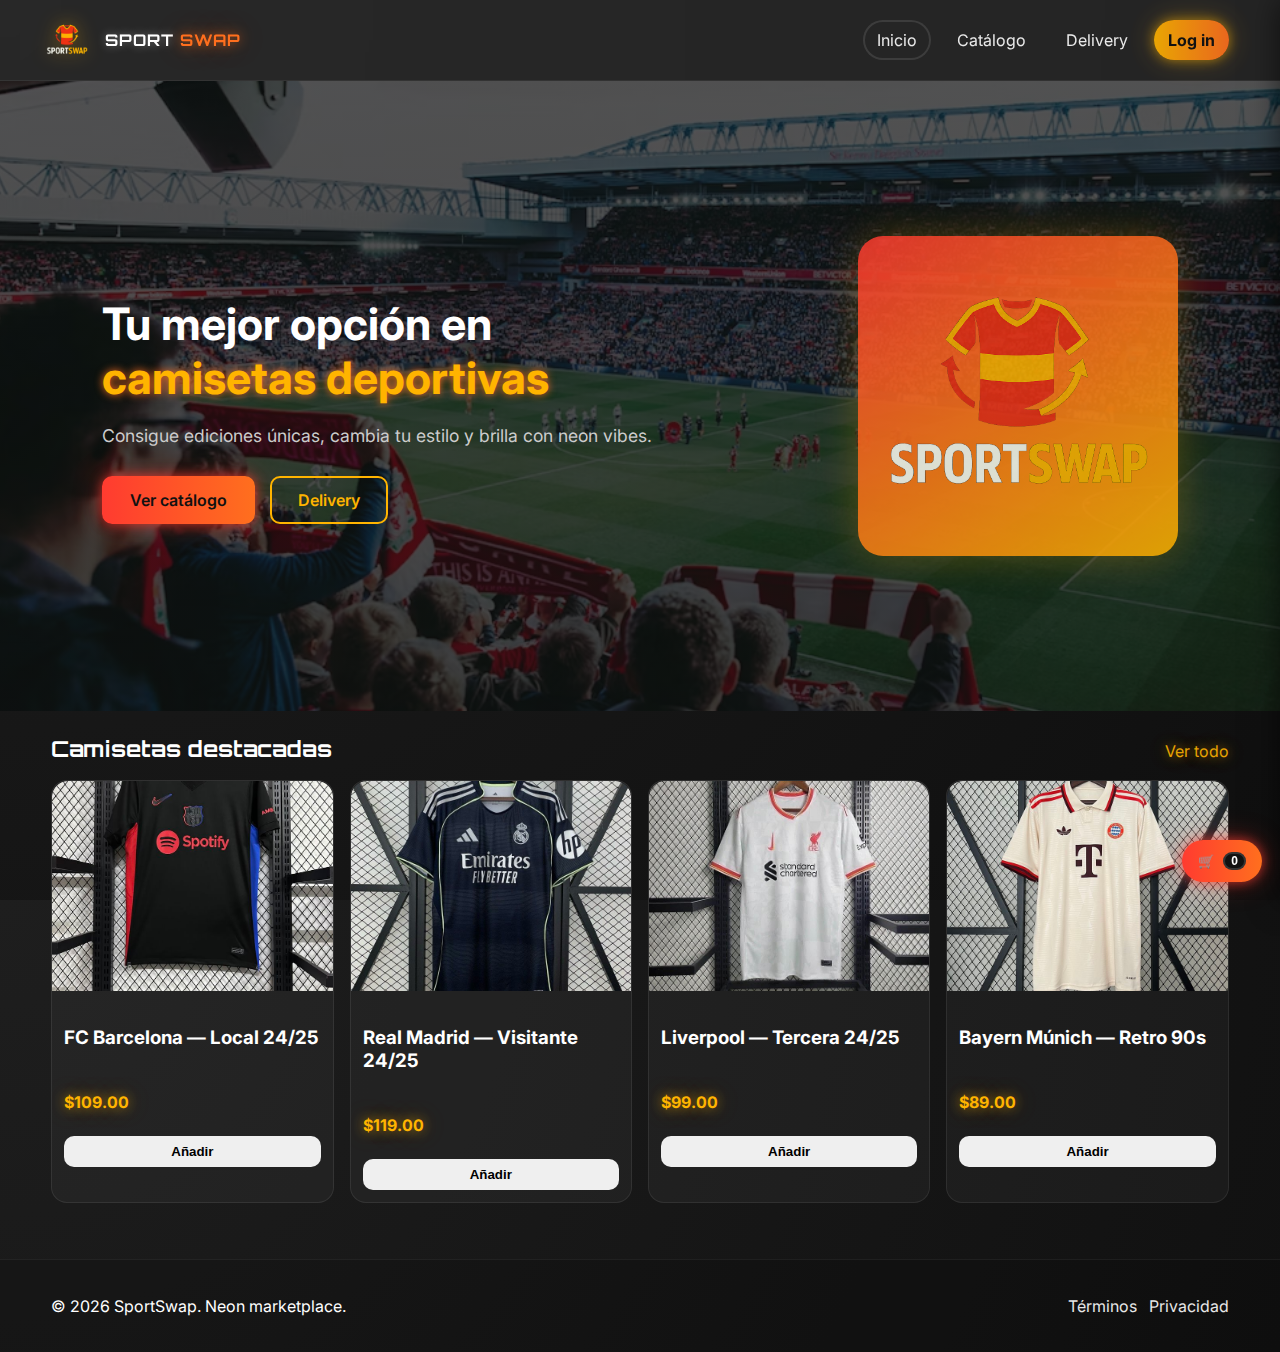
<file: index.html>
<!DOCTYPE html>
<html lang="es">
  <head>
    <meta charset="UTF-8" />
    <meta name="viewport" content="width=device-width, initial-scale=1.0" />
    <title>SportSwap — Marketplace de camisetas</title>
    <meta name="theme-color" content="#FFB400" />
    <meta name="description" content="SportSwap: marketplace neon de camisetas deportivas. Compra, vende y haz swap con estilo." />
    <link rel="icon" href="assets/img/favicon.svg" type="image/svg+xml">
    <link rel="apple-touch-icon" href="assets/img/Logo1.png" sizes="180x180">
    <link rel="manifest" href="assets/site.webmanifest">
    <meta property="og:title" content="SportSwap — Marketplace de camisetas" />
    <meta property="og:description" content="Compra, vende y haz swap de camisetas deportivas." />
    <meta property="og:type" content="website" />
    <meta property="og:image" content="assets/img/Logo1.png" />
    <meta property="og:url" content="/index.html" />
    <meta name="twitter:card" content="summary_large_image" />
    <meta name="twitter:title" content="SportSwap — Marketplace de camisetas" />
    <meta name="twitter:description" content="Compra, vende y haz swap de camisetas deportivas." />
    <meta name="twitter:image" content="assets/img/Logo1.png" />
    <link rel="preconnect" href="https://fonts.gstatic.com" crossorigin>
    <link href="https://fonts.googleapis.com/css2?family=Orbitron:wght@500;700&family=Inter:wght@400;600;700&display=swap" rel="stylesheet">
    <link rel="stylesheet" href="assets/css/styles.css" />
  </head>
  <body>
    <header class="site-header">
      <div class="container header-inner">
        <a href="index.html" class="brand" aria-label="SportSwap Home">
          <img class="brand-logo" src="assets/img/Logo1.png" alt="SportSwap logo" />
          <span class="brand-sport">SPORT</span><span class="brand-swap">SWAP</span>
        </a>
        <nav class="main-nav" aria-label="Principal">
          <a class="nav-link" href="index.html">Inicio</a>
          <a class="nav-link" href="catalog.html">Catálogo</a>
          <a class="nav-link" href="delivery.html">Delivery</a>
          <a class="nav-link cta" href="login.html">Log in</a>
        </nav>
      </div>
    </header>

    <main>
      <section class="hero">
        <div class="hero-content">
          <h1>Tu mejor opción en <span>camisetas deportivas</span></h1>
          <p>Consigue ediciones únicas, cambia tu estilo y brilla con neon vibes.</p>
          <div class="hero-buttons">
            <a href="catalog.html" class="btn-primary">Ver catálogo</a>
            <a href="delivery.html" class="btn-secondary">Delivery</a>
          </div>
        </div>
        <div class="hero-graphic"></div>
      </section>

      <section id="catalogo" class="catalog">
        <div class="container">
          <div class="section-head">
            <h2>Camisetas destacadas</h2>
            <a href="catalog.html" class="link neon">Ver todo</a>
          </div>

          <div class="grid">
            <article class="card">
              <div class="card-media">
                <img src="assets/img/Barcelona.jpg" alt="FC Barcelona — Local 24/25" />
              </div>
              <div class="card-body">
                <h3>FC Barcelona — Local 24/25</h3>
                <p class="price">$109.00</p>
                <button class="btn btn-small">Añadir</button>
              </div>
            </article>
            <article class="card">
              <div class="card-media">
                <img src="assets/img/Real_Madrid.jpg" alt="Real Madrid — Visitante 24/25" />
              </div>
              <div class="card-body">
                <h3>Real Madrid — Visitante 24/25</h3>
                <p class="price">$119.00</p>
                <button class="btn btn-small">Añadir</button>
              </div>
            </article>
            <article class="card">
              <div class="card-media">
                <img src="assets/img/Liverpool.jpg" alt="Liverpool — Tercera 24/25" />
              </div>
              <div class="card-body">
                <h3>Liverpool — Tercera 24/25</h3>
                <p class="price">$99.00</p>
                <button class="btn btn-small">Añadir</button>
              </div>
            </article>
            <article class="card">
              <div class="card-media">
                <img src="assets/img/Bayern_Munich.jpg" alt="Bayern Múnich — Retro 90s" />
              </div>
              <div class="card-body">
                <h3>Bayern Múnich — Retro 90s</h3>
                <p class="price">$89.00</p>
                <button class="btn btn-small">Añadir</button>
              </div>
            </article>
          </div>
        </div>
      </section>
    </main>

    <footer class="site-footer">
      <div class="container footer-inner">
        <p>© <span id="year"></span> SportSwap. Neon marketplace.</p>
        <div class="footer-links">
          <a href="#" class="link">Términos</a>
          <a href="#" class="link">Privacidad</a>
        </div>
      </div>
    </footer>

    <script src="assets/js/app.js"></script>
  </body>
  </html>
</file>
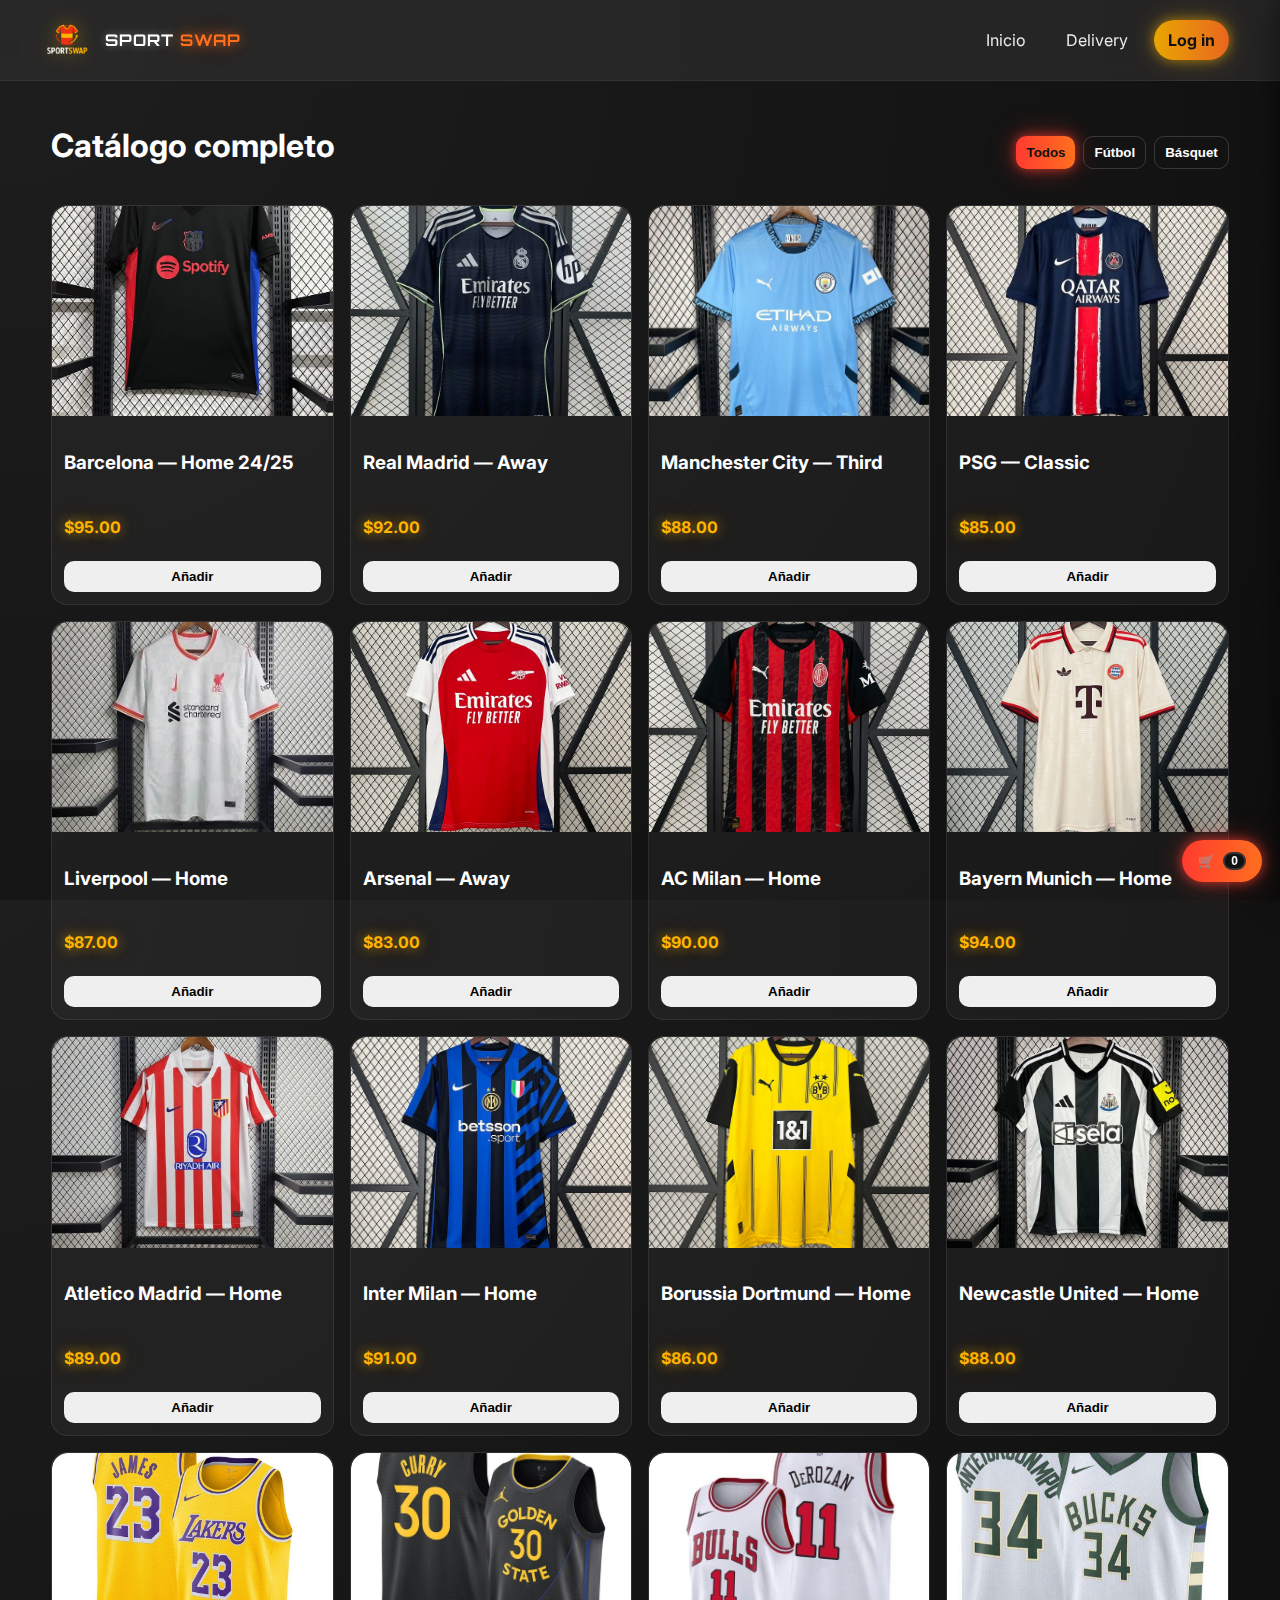
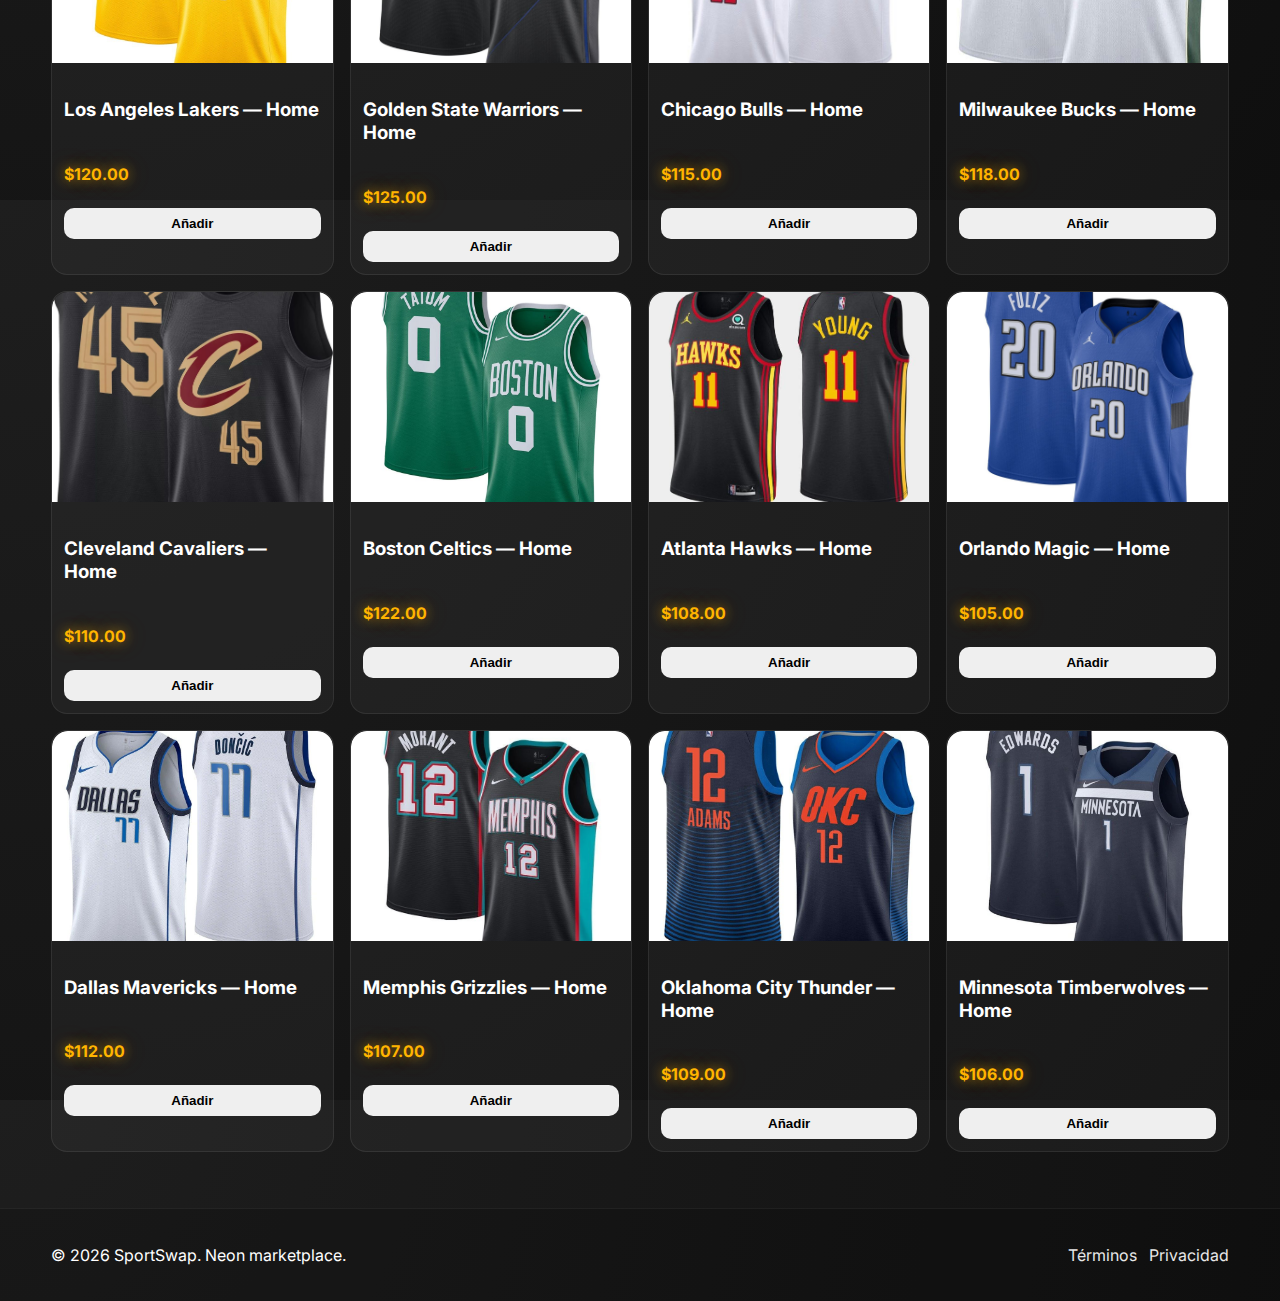
<file: catalog.html>
<!DOCTYPE html>
<html lang="es">
  <head>
    <meta charset="UTF-8" />
    <meta name="viewport" content="width=device-width, initial-scale=1.0" />
    <title>Catálogo — SportSwap</title>
    <meta name="theme-color" content="#FFB400" />
    <meta name="description" content="Catálogo completo de camisetas deportivas en SportSwap. Encuentra las mejores ediciones únicas." />
    <link rel="icon" href="assets/img/favicon.svg" type="image/svg+xml">
    <link rel="apple-touch-icon" href="assets/img/Logo1.png" sizes="180x180">
    <link rel="manifest" href="assets/site.webmanifest">
    <meta property="og:title" content="Catálogo — SportSwap" />
    <meta property="og:description" content="Catálogo completo de camisetas deportivas." />
    <meta property="og:type" content="website" />
    <meta property="og:image" content="assets/img/Logo1.png" />
    <meta property="og:url" content="/catalog.html" />
    <meta name="twitter:card" content="summary_large_image" />
    <meta name="twitter:title" content="Catálogo — SportSwap" />
    <meta name="twitter:description" content="Catálogo completo de camisetas deportivas." />
    <meta name="twitter:image" content="assets/img/Logo1.png" />
    <link rel="preconnect" href="https://fonts.gstatic.com" crossorigin>
    <link href="https://fonts.googleapis.com/css2?family=Orbitron:wght@500;700&family=Inter:wght@400;600;700&display=swap" rel="stylesheet">
    <link rel="stylesheet" href="assets/css/styles.css" />
  </head>
  <body>
    <header class="site-header">
      <div class="container header-inner">
        <a href="index.html" class="brand" aria-label="SportSwap Home">
          <img class="brand-logo" src="assets/img/Logo1.png" alt="SportSwap logo" />
          <span class="brand-sport">SPORT</span><span class="brand-swap">SWAP</span>
        </a>
        <nav class="main-nav" aria-label="Principal">
          <a class="nav-link" href="index.html">Inicio</a>
          <a class="nav-link" href="delivery.html">Delivery</a>
          <a class="nav-link cta" href="login.html">Log in</a>
        </nav>
      </div>
    </header>

    <main>
      <section class="catalog">
        <div class="container">
          <div class="section-head">
            <h1>Catálogo completo</h1>
            <div class="catalog-filters">
              <button class="btn btn-small filter-btn active" data-filter="all">Todos</button>
              <button class="btn btn-ghost btn-small filter-btn" data-filter="football">Fútbol</button>
              <button class="btn btn-ghost btn-small filter-btn" data-filter="basketball">Básquet</button>
            </div>
          </div>

          <div class="grid">
            <article class="card" data-category="football">
              <div class="card-media">
                <img src="assets/img/Barcelona.jpg" alt="Barcelona Jersey" />
              </div>
              <div class="card-body">
                <h3>Barcelona — Home 24/25</h3>
                <p class="price">$95.00</p>
                <button class="btn btn-small">Añadir</button>
              </div>
            </article>
            <article class="card" data-category="football">
              <div class="card-media">
                <img src="assets/img/Real_Madrid.jpg" alt="Real Madrid Jersey" />
              </div>
              <div class="card-body">
                <h3>Real Madrid — Away</h3>
                <p class="price">$92.00</p>
                <button class="btn btn-small">Añadir</button>
              </div>
            </article>
            <article class="card" data-category="football">
              <div class="card-media">
                <img src="assets/img/Manchester_City.jpg" alt="Manchester City Jersey" />
              </div>
              <div class="card-body">
                <h3>Manchester City — Third</h3>
                <p class="price">$88.00</p>
                <button class="btn btn-small">Añadir</button>
              </div>
            </article>
            <article class="card" data-category="football">
              <div class="card-media">
                <img src="assets/img/PSG.jpg" alt="PSG Jersey" />
              </div>
              <div class="card-body">
                <h3>PSG — Classic</h3>
                <p class="price">$85.00</p>
                <button class="btn btn-small">Añadir</button>
              </div>
            </article>
            <article class="card" data-category="football">
              <div class="card-media">
                <img src="assets/img/Liverpool.jpg" alt="Liverpool Jersey" />
              </div>
              <div class="card-body">
                <h3>Liverpool — Home</h3>
                <p class="price">$87.00</p>
                <button class="btn btn-small">Añadir</button>
              </div>
            </article>
            <article class="card" data-category="football">
              <div class="card-media">
                <img src="assets/img/Arsenal.jpg" alt="Arsenal Jersey" />
              </div>
              <div class="card-body">
                <h3>Arsenal — Away</h3>
                <p class="price">$83.00</p>
                <button class="btn btn-small">Añadir</button>
              </div>
            </article>
            <article class="card" data-category="football">
              <div class="card-media">
                <img src="assets/img/AC_Milan.jpg" alt="AC Milan Jersey" />
              </div>
              <div class="card-body">
                <h3>AC Milan — Home</h3>
                <p class="price">$90.00</p>
                <button class="btn btn-small">Añadir</button>
              </div>
            </article>
            <article class="card" data-category="football">
              <div class="card-media">
                <img src="assets/img/Bayern_Munich.jpg" alt="Bayern Munich Jersey" />
              </div>
              <div class="card-body">
                <h3>Bayern Munich — Home</h3>
                <p class="price">$94.00</p>
                <button class="btn btn-small">Añadir</button>
              </div>
            </article>
            <article class="card" data-category="football">
              <div class="card-media">
                <img src="assets/img/Atletico_Madrid.jpg" alt="Atletico Madrid Jersey" />
              </div>
              <div class="card-body">
                <h3>Atletico Madrid — Home</h3>
                <p class="price">$89.00</p>
                <button class="btn btn-small">Añadir</button>
              </div>
            </article>
            <article class="card" data-category="football">
              <div class="card-media">
                <img src="assets/img/Inter_Milan.jpg" alt="Inter Milan Jersey" />
              </div>
              <div class="card-body">
                <h3>Inter Milan — Home</h3>
                <p class="price">$91.00</p>
                <button class="btn btn-small">Añadir</button>
              </div>
            </article>
            <article class="card" data-category="football">
              <div class="card-media">
                <img src="assets/img/Dortmund.jpg" alt="Dortmund Jersey" />
              </div>
              <div class="card-body">
                <h3>Borussia Dortmund — Home</h3>
                <p class="price">$86.00</p>
                <button class="btn btn-small">Añadir</button>
              </div>
            </article>
            <article class="card" data-category="football">
              <div class="card-media">
                <img src="assets/img/New_Castle.jpg" alt="Newcastle Jersey" />
              </div>
              <div class="card-body">
                <h3>Newcastle United — Home</h3>
                <p class="price">$88.00</p>
                <button class="btn btn-small">Añadir</button>
              </div>
            </article>
            <article class="card" data-category="basketball">
              <div class="card-media">
                <img src="assets/img/Lakers.jpg" alt="Lakers Jersey" />
              </div>
              <div class="card-body">
                <h3>Los Angeles Lakers — Home</h3>
                <p class="price">$120.00</p>
                <button class="btn btn-small">Añadir</button>
              </div>
            </article>
            <article class="card" data-category="basketball">
              <div class="card-media">
                <img src="assets/img/Warriors.jpg" alt="Warriors Jersey" />
              </div>
              <div class="card-body">
                <h3>Golden State Warriors — Home</h3>
                <p class="price">$125.00</p>
                <button class="btn btn-small">Añadir</button>
              </div>
            </article>
            <article class="card" data-category="basketball">
              <div class="card-media">
                <img src="assets/img/Bulls.jpg" alt="Bulls Jersey" />
              </div>
              <div class="card-body">
                <h3>Chicago Bulls — Home</h3>
                <p class="price">$115.00</p>
                <button class="btn btn-small">Añadir</button>
              </div>
            </article>
            <article class="card" data-category="basketball">
              <div class="card-media">
                <img src="assets/img/Bucks.jpg" alt="Bucks Jersey" />
              </div>
              <div class="card-body">
                <h3>Milwaukee Bucks — Home</h3>
                <p class="price">$118.00</p>
                <button class="btn btn-small">Añadir</button>
              </div>
            </article>
            <article class="card" data-category="basketball">
              <div class="card-media">
                <img src="assets/img/Cavs.jpg" alt="Cavaliers Jersey" />
              </div>
              <div class="card-body">
                <h3>Cleveland Cavaliers — Home</h3>
                <p class="price">$110.00</p>
                <button class="btn btn-small">Añadir</button>
              </div>
            </article>
            <article class="card" data-category="basketball">
              <div class="card-media">
                <img src="assets/img/Boston.jpg" alt="Celtics Jersey" />
              </div>
              <div class="card-body">
                <h3>Boston Celtics — Home</h3>
                <p class="price">$122.00</p>
                <button class="btn btn-small">Añadir</button>
              </div>
            </article>
            <article class="card" data-category="basketball">
              <div class="card-media">
                <img src="assets/img/Hawks.jpg" alt="Hawks Jersey" />
              </div>
              <div class="card-body">
                <h3>Atlanta Hawks — Home</h3>
                <p class="price">$108.00</p>
                <button class="btn btn-small">Añadir</button>
              </div>
            </article>
            <article class="card" data-category="basketball">
              <div class="card-media">
                <img src="assets/img/Magic.jpg" alt="Magic Jersey" />
              </div>
              <div class="card-body">
                <h3>Orlando Magic — Home</h3>
                <p class="price">$105.00</p>
                <button class="btn btn-small">Añadir</button>
              </div>
            </article>
            <article class="card" data-category="basketball">
              <div class="card-media">
                <img src="assets/img/Dallas.jpg" alt="Mavericks Jersey" />
              </div>
              <div class="card-body">
                <h3>Dallas Mavericks — Home</h3>
                <p class="price">$112.00</p>
                <button class="btn btn-small">Añadir</button>
              </div>
            </article>
            <article class="card" data-category="basketball">
              <div class="card-media">
                <img src="assets/img/Memphis.jpg" alt="Grizzlies Jersey" />
              </div>
              <div class="card-body">
                <h3>Memphis Grizzlies — Home</h3>
                <p class="price">$107.00</p>
                <button class="btn btn-small">Añadir</button>
              </div>
            </article>
            <article class="card" data-category="basketball">
              <div class="card-media">
                <img src="assets/img/OKC.jpg" alt="Thunder Jersey" />
              </div>
              <div class="card-body">
                <h3>Oklahoma City Thunder — Home</h3>
                <p class="price">$109.00</p>
                <button class="btn btn-small">Añadir</button>
              </div>
            </article>
            <article class="card" data-category="basketball">
              <div class="card-media">
                <img src="assets/img/Timber.jpg" alt="Timberwolves Jersey" />
              </div>
              <div class="card-body">
                <h3>Minnesota Timberwolves — Home</h3>
                <p class="price">$106.00</p>
                <button class="btn btn-small">Añadir</button>
              </div>
            </article>
          </div>
        </div>
      </section>
    </main>

    <footer class="site-footer">
      <div class="container footer-inner">
        <p>© <span id="year"></span> SportSwap. Neon marketplace.</p>
        <div class="footer-links">
          <a href="#" class="link">Términos</a>
          <a href="#" class="link">Privacidad</a>
        </div>
      </div>
    </footer>

    <script src="assets/js/app.js"></script>
    <script>
      // Filter functionality
      document.addEventListener('DOMContentLoaded', function() {
        console.log('Filter script loaded');
        const filterButtons = document.querySelectorAll('.filter-btn');
        const cards = document.querySelectorAll('.card');
        
        console.log('Found buttons:', filterButtons.length);
        console.log('Found cards:', cards.length);
        
        filterButtons.forEach(button => {
          button.addEventListener('click', function() {
            console.log('Button clicked:', this.textContent);
            const filter = this.getAttribute('data-filter');
            console.log('Filter value:', filter);
            
            // Update active button styling
            filterButtons.forEach(btn => {
              btn.classList.remove('active');
              btn.classList.add('btn-ghost');
              btn.classList.remove('btn-primary');
            });
            
            this.classList.add('active');
            this.classList.remove('btn-ghost');
            this.classList.add('btn-primary');
            
            // Filter cards
            cards.forEach(card => {
              if (filter === 'all') {
                card.style.display = 'block';
                console.log('Showing all cards');
              } else {
                const category = card.getAttribute('data-category');
                if (category === filter) {
                  card.style.display = 'block';
                  console.log('Showing card:', card.querySelector('h3').textContent);
                } else {
                  card.style.display = 'none';
                  console.log('Hiding card:', card.querySelector('h3').textContent);
                }
              }
            });
          });
        });
      });
    </script>
  </body>
</html>
</file>
<file: assets/css/styles.css>
:root {
  --color-red: #FF3B30;
  --color-gold: #FFB400;
  --color-white: #FFFFFF;
  --color-bg: #2C2C2C;
  --color-orange: #FF6F1E;
  
  /* Additional color variables */
  --rojo: #FF3B30;
  --amarillo: #FFB400;
  --naranja: #FF6F1E;
  --blanco: #FFFFFF;
  --gris-oscuro: #2C2C2C;

  --radius: 16px;
  --radius-sm: 12px;
  --shadow-neon-red: 0 0 12px rgba(255, 59, 48, 0.7), 0 0 28px rgba(255, 59, 48, 0.35);
  --shadow-neon-gold: 0 0 12px rgba(255, 180, 0, 0.6), 0 0 28px rgba(255, 180, 0, 0.3);
  --shadow-neon-orange: 0 0 12px rgba(255, 111, 30, 0.7), 0 0 28px rgba(255, 111, 30, 0.35);
}

* { box-sizing: border-box; }
html, body { height: 100%; }
body {
  margin: 0;
  font-family: Inter, system-ui, -apple-system, Segoe UI, Roboto, Arial, sans-serif;
  color: var(--color-white);
  background: radial-gradient(circle at top left, #1e1e1e, #0f0f0f);
}

.container {
  width: min(1200px, 92%);
  margin: 0 auto;
}

.site-header {
  position: sticky;
  top: 0;
  z-index: 50;
  backdrop-filter: blur(8px);
  background: rgba(44, 44, 44, 0.7);
  border-bottom: 1px solid rgba(255,255,255,0.06);
}
header.scrolled {
  background: rgba(44,44,44,0.95);
  box-shadow: 0 2px 10px rgba(0,0,0,0.5);
}
.header-inner { display: flex; align-items: center; justify-content: space-between; padding: 16px 0; }
.header-inner .brand { margin-left: -8px; }

.brand { display: inline-flex; gap: 6px; align-items: center; text-decoration: none; }
.brand-logo { width: 48px; height: 48px; object-fit: contain; filter: drop-shadow(0 0 10px rgba(255, 180, 0, 0.4)); margin-right: 8px; }
.brand-sport { font-family: Orbitron, Inter, sans-serif; font-weight: 700; letter-spacing: 1px; color: var(--color-white); text-shadow: 0 0 10px rgba(255,255,255,0.35); }
.brand-swap { font-family: Orbitron, Inter, sans-serif; font-weight: 700; letter-spacing: 1px; color: var(--color-orange); text-shadow: var(--shadow-neon-orange); }

.main-nav { display: flex; gap: 12px; align-items: center; }
.nav-link { color: var(--color-white); text-decoration: none; padding: 10px 14px; border-radius: 999px; opacity: 0.9; transition: transform 0.2s ease, opacity 0.2s ease, box-shadow 0.2s ease; }
.nav-link:hover { opacity: 1; transform: translateY(-1px); }
.nav-link.active { box-shadow: 0 0 0 2px rgba(255,255,255,0.12) inset; }
.nav-link.cta { background: linear-gradient(90deg, var(--color-gold), var(--color-orange)); color: #111; font-weight: 700; box-shadow: var(--shadow-neon-gold); }

/* ===== HERO SECTION ===== */
.hero {
  display: flex;
  align-items: center;
  justify-content: space-between;
  padding: 80px 8%;
  min-height: 70vh;
  position: relative;
  overflow: hidden;

  /* Imagen de fondo del estadio con filtro de opacidad */
  background: 
    linear-gradient(rgba(15, 15, 15, 0.7), rgba(15, 15, 15, 0.8)),
    url('../img/Estadio.avif');
  background-size: cover;
  background-position: center;
  background-attachment: fixed; /* da efecto de profundidad */
}

/* Texto */
.hero-content {
  max-width: 600px;
  z-index: 2;
}

.hero h1 {
  font-size: 2.8rem;
  color: var(--blanco);
  line-height: 1.2;
  margin-bottom: 20px;
}

.hero h1 span {
  color: var(--amarillo);
  text-shadow: 0 0 8px var(--naranja);
}

.hero p {
  font-size: 1.1rem;
  color: #ccc;
  margin-bottom: 30px;
}

/* Botones */
.hero-buttons {
  display: flex;
  gap: 15px;
}

.btn-primary {
  background: var(--rojo);
  color: var(--blanco);
  border: none;
  padding: 14px 28px;
  border-radius: 10px;
  font-weight: 600;
  cursor: pointer;
  transition: 0.3s;
  text-decoration: none;
  display: inline-block;
}

.btn-primary:hover {
  background: var(--naranja);
  box-shadow: 0 0 20px var(--naranja);
  transform: translateY(-2px);
}

.btn-secondary {
  background: transparent;
  border: 2px solid var(--amarillo);
  color: var(--amarillo);
  padding: 12px 26px;
  border-radius: 10px;
  font-weight: 600;
  transition: 0.3s;
  text-decoration: none;
  display: inline-block;
}

.btn-secondary:hover {
  background: var(--amarillo);
  color: var(--gris-oscuro);
  box-shadow: 0 0 20px var(--amarillo);
}

/* Gráfico decorativo */
.hero-graphic {
  width: 320px;
  height: 320px;
  border-radius: 25px;
  /* Logo sobre el degradado */
  background-image: url('../img/Logo1.png'), linear-gradient(145deg, #FF3B30, #FFB400);
  background-size: 96%, cover;
  background-position: center, center;
  background-repeat: no-repeat, no-repeat;
  opacity: 0.85;
  box-shadow: 0 0 40px rgba(255, 180, 0, 0.3);
  animation: pulse 4s infinite ease-in-out;
}

@keyframes pulse {
  0%, 100% {
    transform: scale(1);
    box-shadow: 0 0 30px rgba(255, 180, 0, 0.4);
  }
  50% {
    transform: scale(1.05);
    box-shadow: 0 0 60px rgba(255, 180, 0, 0.6);
  }
}

.hero-text {
  backdrop-filter: blur(5px);
  background: rgba(44,44,44,0.4);
  padding: 20px;
  border-radius: 10px;
}

.neon-jersey { position: relative; width: 100%; aspect-ratio: 1 / 1; display: grid; place-items: center; }
.jersey-shape { width: 78%; height: 78%; border-radius: 18% 18% 12% 12% / 20% 20% 30% 30%; background: linear-gradient(135deg, rgba(255, 59, 48, 0.22), rgba(255, 180, 0, 0.22)); box-shadow: var(--shadow-neon-red), inset 0 0 24px rgba(255,255,255,0.06); border: 2px solid rgba(255, 180, 0, 0.35); position: relative; }
.arrow { position: absolute; width: 46px; height: 46px; border-radius: 50%; filter: drop-shadow(0 0 10px rgba(0,0,0,0.3)); }
.arrow-left { left: 6%; top: 50%; transform: translateY(-50%); background: var(--color-red); box-shadow: var(--shadow-neon-red); mask: url('data:image/svg+xml;utf8,<svg xmlns="http://www.w3.org/2000/svg" width="46" height="46" viewBox="0 0 24 24" fill="white"><path d="M15.41 7.41 14 6l-6 6 6 6 1.41-1.41L10.83 12z"/></svg>') center / 60% no-repeat; }
.arrow-right { right: 6%; top: 50%; transform: translateY(-50%); background: var(--color-gold); box-shadow: var(--shadow-neon-gold); mask: url('data:image/svg+xml;utf8,<svg xmlns="http://www.w3.org/2000/svg" width="46" height="46" viewBox="0 0 24 24" fill="white"><path d="m10 6 1.41 1.41L7.83 11H20v2H7.83l3.58 3.59L10 18l-6-6z"/></svg>') center / 60% no-repeat; }

.catalog { padding: 24px 0 56px; }
.section-head { display: flex; align-items: baseline; justify-content: space-between; gap: 12px; margin-bottom: 18px; }
.catalog-filters { display: flex; gap: 8px; }
.section-head h2 { margin: 0; font-family: Orbitron, Inter, sans-serif; font-size: 22px; }
.link { color: var(--color-white); text-decoration: none; opacity: 0.9; }
.link:hover { opacity: 1; }
.link.neon { color: var(--color-gold); text-shadow: var(--shadow-neon-gold); }

.grid { display: grid; grid-template-columns: repeat(4, 1fr); gap: 16px; }
.card { background: rgba(255,255,255,0.04); border: 1px solid rgba(255,255,255,0.08); border-radius: var(--radius); overflow: hidden; transition: transform 0.2s ease, box-shadow 0.2s ease, border-color 0.2s ease; }
.card:hover { transform: translateY(-6px) scale(1.02); box-shadow: 0 0 25px rgba(255, 180, 0, 0.4); }
.card-media { aspect-ratio: 4 / 3; }
.card-media img { width: 100%; height: 100%; object-fit: cover; border-radius: var(--radius) var(--radius) 0 0; }
.gradient-red { background: linear-gradient(135deg, rgba(255,59,48,0.65), rgba(255,59,48,0.25)); box-shadow: var(--shadow-neon-red); }
.gradient-gold { background: linear-gradient(135deg, rgba(255,180,0,0.65), rgba(255,180,0,0.25)); box-shadow: var(--shadow-neon-gold); }
.gradient-orange { background: linear-gradient(135deg, rgba(255,111,30,0.65), rgba(255,111,30,0.25)); box-shadow: var(--shadow-neon-orange); }
.gradient-gray { background: linear-gradient(135deg, rgba(255,255,255,0.08), rgba(255,255,255,0.02)); }
.card-body { padding: 12px; display: grid; gap: 8px; }
.price { font-weight: 700; color: var(--color-gold); text-shadow: var(--shadow-neon-gold); }

.btn { display: inline-flex; align-items: center; justify-content: center; gap: 8px; border: none; border-radius: 12px; padding: 10px 14px; font-weight: 700; cursor: pointer; transition: transform 0.15s ease, box-shadow 0.15s ease, filter 0.2s ease; }
.btn:hover { transform: translateY(-1px); box-shadow: 0 0 15px var(--color-orange); }
.btn:active { transform: translateY(0); filter: brightness(0.95); }
.btn-primary { background: linear-gradient(90deg, var(--color-red), var(--color-orange)); color: #111; box-shadow: var(--shadow-neon-red); }
.btn-ghost { background: transparent; color: var(--color-white); border: 1px solid rgba(255,255,255,0.16); box-shadow: 0 0 0 0 transparent; }
.btn-small { padding: 8px 10px; border-radius: 10px; }
.btn.full { width: 100%; }
.filter-btn.active { background: linear-gradient(90deg, var(--color-red), var(--color-orange)); color: #111; box-shadow: var(--shadow-neon-red); }

.site-footer { border-top: 1px solid rgba(255,255,255,0.06); padding: 20px 0; background: rgba(0,0,0,0.15); }
footer {
  background: linear-gradient(90deg, #FF3B30, #FFB400);
  color: #fff;
}
.footer-inner { display: flex; align-items: center; justify-content: space-between; }
.footer-links { display: flex; gap: 12px; }
.muted { opacity: 0.8; }
.small { font-size: 13px; }

/* Auth / Delivery shared */
.card-panel { background: rgba(255,255,255,0.05); border: 1px solid rgba(255,255,255,0.1); border-radius: var(--radius); padding: 18px; box-shadow: 0 8px 28px rgba(0,0,0,0.28), inset 0 0 0 1px rgba(255,255,255,0.04); }
.auth { padding: 56px 0; }
.auth-inner { width: min(460px, 92%); margin: 0 auto; text-align: center; display: grid; gap: 14px; }
.auth-logo {
  width: 92%;
  max-width: 92%;
  display: block;
  margin: 6px auto 10px;
  border-radius: var(--radius);
  filter: drop-shadow(0 0 18px rgba(255, 180, 0, 0.45));
  aspect-ratio: 1 / 1;           /* cuadrado grande como el cuadro */
  height: 320px;                 /* fallback para navegadores sin aspect-ratio */
  background-size: contain;      /* ajusta el logo dentro del cuadro */
  background-position: center;
  background-repeat: no-repeat;
  background-color: rgba(255,255,255,0.06); /* leve contraste */
  border: 1px solid rgba(255,255,255,0.1);
}

@media (max-width: 520px) {
  .auth-logo { height: 220px; }
}
.field { text-align: left; display: grid; gap: 8px; margin-bottom: 12px; }
.field label { font-weight: 600; }
.field input, .field select, .field textarea { background: rgba(0,0,0,0.25); border: 1px solid rgba(255,255,255,0.16); border-radius: 12px; padding: 12px 12px; color: var(--color-white); outline: none; transition: box-shadow 0.2s ease, border-color 0.2s ease; width: 100%; font-family: inherit; font-size: inherit; }
.field input:focus, .field select:focus, .field textarea:focus { border-color: var(--color-gold); box-shadow: var(--shadow-neon-gold); }
.field select { cursor: pointer; }
.field select option { background: var(--gris-oscuro); color: var(--color-white); }
.field textarea { resize: vertical; min-height: 80px; }
.error { color: var(--color-red); font-size: 12px; min-height: 16px; }
.provider-separator { text-align: center; margin: 14px 0; opacity: 0.6; }

.delivery { padding: 40px 0 64px; }
.delivery-grid { display: grid; grid-template-columns: repeat(2, 1fr); gap: 16px; margin-top: 18px; }
.list { margin: 0; padding-left: 18px; display: grid; gap: 6px; }
.info-banner { margin-top: 22px; padding: 14px 16px; display: flex; align-items: center; justify-content: space-between; gap: 12px; border: 1px dashed rgba(255,255,255,0.2); border-radius: var(--radius-sm); background: rgba(255,255,255,0.03); }
.info-banner .arrow-left { position: static; width: 28px; height: 28px; }
.info-banner .arrow-right { position: static; width: 28px; height: 28px; }

/* ===== Cart (drawer/overlay/badge/toggle) ===== */
.cart-overlay {
  position: fixed;
  inset: 0;
  background: rgba(0,0,0,0.45);
  opacity: 0;
  visibility: hidden;
  transition: opacity .2s ease, visibility .2s ease;
  z-index: 90;
}
.cart-overlay.active { opacity: 1; visibility: visible; }

.cart-drawer {
  position: fixed;
  top: 0;
  right: 0;
  height: 100vh;
  width: min(420px, 92%);
  background: rgba(20,20,20,0.98);
  border-left: 1px solid rgba(255,255,255,0.08);
  box-shadow: 0 0 30px rgba(0,0,0,0.6);
  transform: translateX(100%);
  transition: transform .25s ease;
  z-index: 100;
  display: grid;
  grid-template-rows: auto 1fr auto;
}
.cart-drawer.open { transform: translateX(0); }
.cart-header { display: flex; align-items: center; justify-content: space-between; padding: 12px 14px; border-bottom: 1px solid rgba(255,255,255,0.08); }
.cart-close { background: transparent; border: none; color: #fff; font-size: 22px; cursor: pointer; }
.cart-items { padding: 10px 12px; overflow: auto; display: grid; gap: 10px; }
.cart-row { display: grid; grid-template-columns: 64px 1fr; gap: 10px; align-items: center; border: 1px solid rgba(255,255,255,0.08); border-radius: 12px; padding: 8px; background: rgba(255,255,255,0.03); }
.cart-thumb { width: 64px; height: 64px; object-fit: cover; border-radius: 10px; background: rgba(0,0,0,0.2); }
.cart-info { display: grid; gap: 6px; }
.cart-name { font-weight: 600; }
.cart-price { opacity: .85; }
.cart-qty { display: flex; align-items: center; gap: 8px; }
.qty-btn { background: rgba(255,255,255,0.1); border: 1px solid rgba(255,255,255,0.16); color: #fff; padding: 4px 10px; border-radius: 8px; cursor: pointer; }
.remove-btn { background: transparent; border: 1px solid rgba(255,255,255,0.16); color: #fff; padding: 4px 10px; border-radius: 8px; cursor: pointer; margin-left: auto; }
.cart-footer { border-top: 1px solid rgba(255,255,255,0.08); padding: 12px 14px; display: grid; gap: 10px; }
.cart-total { display: flex; align-items: center; justify-content: space-between; font-size: 16px; }
.cart-actions { display: flex; gap: 8px; }

.cart-toggle { position: fixed; bottom: 18px; right: 18px; background: linear-gradient(90deg, var(--color-red), var(--color-orange)); color: #111; border: none; border-radius: 999px; padding: 12px 16px; font-weight: 800; cursor: pointer; box-shadow: var(--shadow-neon-red); z-index: 101; display: inline-flex; align-items: center; gap: 8px; }
.cart-badge { background: #111; color: #fff; border-radius: 999px; padding: 2px 8px; font-size: 12px; box-shadow: 0 0 0 2px rgba(255,255,255,0.15) inset; }

/* Responsive */
@media (max-width: 900px) {
  .hero {
    flex-direction: column;
    text-align: center;
  }

  .hero-graphic {
    margin-top: 40px;
    width: 250px;
    height: 250px;
  }
}

@media (max-width: 920px) {
  .grid { grid-template-columns: repeat(2, 1fr); }
  .delivery-grid { grid-template-columns: 1fr; }
}
@media (max-width: 520px) {
  .grid { grid-template-columns: 1fr; }
  .brand-logo { width: 30px; height: 30px; }
}

/* Checkout responsive */
.checkout-grid {
  display: grid;
  grid-template-columns: 1fr 1fr;
  gap: 32px;
}

@media (max-width: 920px) {
  .checkout-grid {
    grid-template-columns: 1fr;
  }
}

/* Modal de confirmación de pedido */
#orderConfirmationModal {
  display: none;
  position: fixed;
  inset: 0;
  background: rgba(0,0,0,0.85);
  z-index: 1000;
  align-items: center;
  justify-content: center;
  padding: 20px;
}

#orderConfirmationModal[style*="flex"] {
  display: flex !important;
}
</file>
